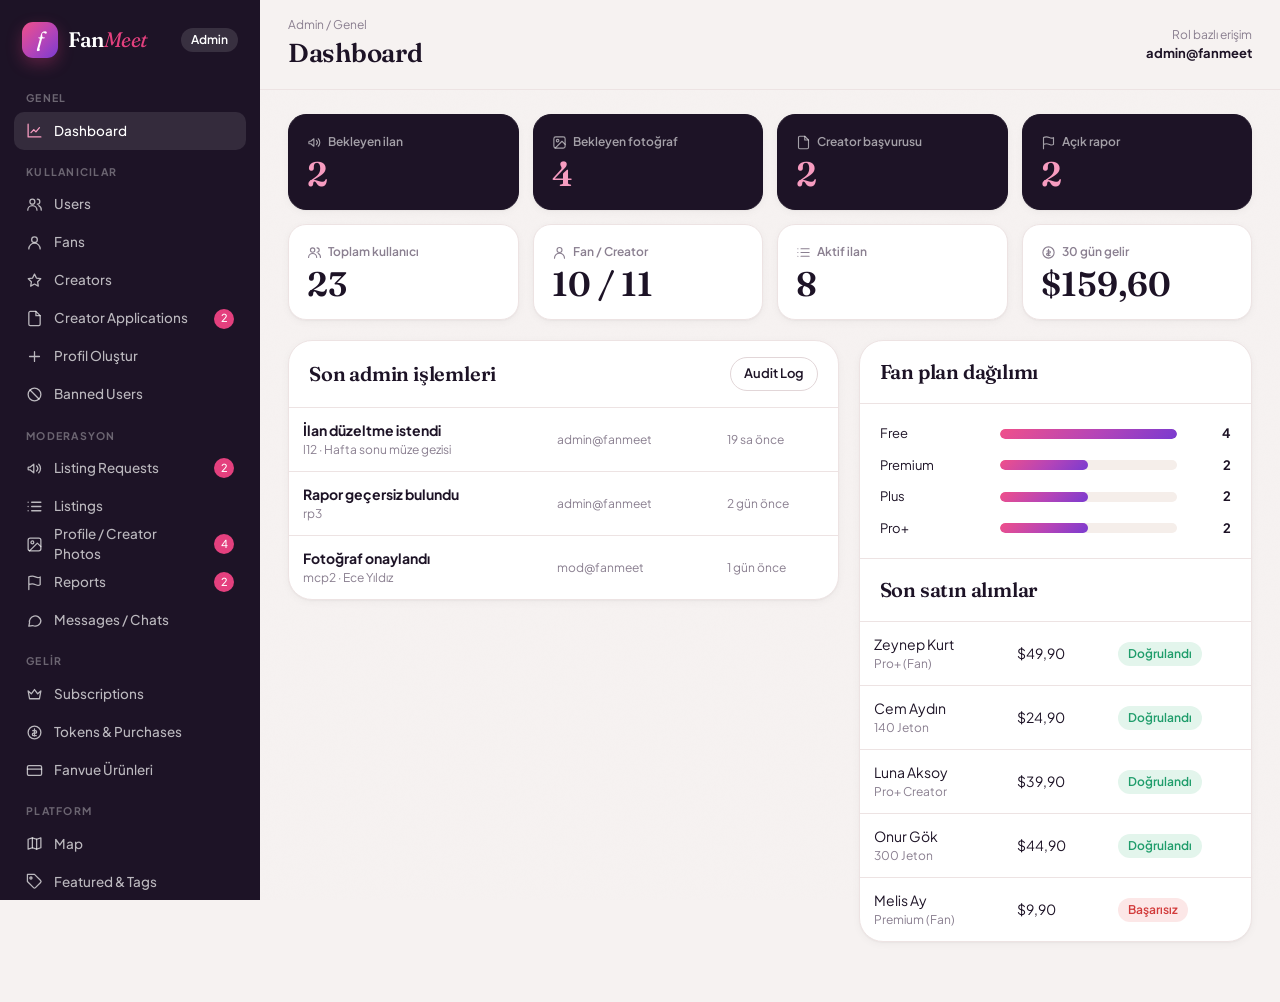
<file: admin.html>
<!doctype html>
<html lang="tr">
<head>
  <meta charset="utf-8">
  <meta name="viewport" content="width=device-width, initial-scale=1">
  <title>FanMeet Admin</title>
  <meta name="robots" content="noindex">
  <link rel="icon" href="data:image/svg+xml,<svg xmlns='http://www.w3.org/2000/svg' viewBox='0 0 64 64'><rect width='64' height='64' rx='18' fill='%231D1326'/><text x='32' y='44' font-family='Georgia' font-style='italic' font-size='34' fill='%23F79CC0' text-anchor='middle'>f</text></svg>">
  <link rel="preconnect" href="https://fonts.googleapis.com">
  <link rel="preconnect" href="https://fonts.gstatic.com" crossorigin>
  <link href="https://fonts.googleapis.com/css2?family=Fraunces:ital,opsz,wght@0,9..144,400;0,9..144,600;1,9..144,400&family=Plus+Jakarta+Sans:wght@400;500;600;700&display=swap" rel="stylesheet">
  <link rel="stylesheet" href="css/base.css">
  <link rel="stylesheet" href="css/admin.css?v=20260916-2">
</head>
<body>
  <div class="adm">
    <aside class="adm-side" id="adm-side">
      <div class="adm-brand">
        <a class="logo" href="#/dashboard"><span class="logo-mark">f</span><span class="logo-word">Fan<em>Meet</em></span></a>
        <span class="chip chip-dark">Admin</span>
      </div>
      <nav id="adm-nav"></nav>
      <a class="adm-back" href="index.html" target="_blank">Uygulamayı aç ↗</a>
    </aside>
    <div class="adm-main">
      <header class="adm-top">
        <button class="icon-btn adm-burger" id="burger" aria-label="Menü"></button>
        <div class="grow"><div class="xs muted" id="crumb">Admin</div><h1 id="adm-title"></h1></div>
        <div class="adm-who"><span class="xs muted">Rol bazlı erişim</span><b>admin@fanmeet</b></div>
      </header>
      <main class="adm-view" id="adm-view"></main>
    </div>
  </div>
  <div id="modal-root"></div>
  <div class="toasts" id="toasts"></div>

  <script src="js/data.js"></script>
  <script src="js/icons.js"></script>
  <script src="js/admin.js?v=20260916-2"></script>
</body>
</html>
</file>
<file: css/base.css>
/* FanMeet — ortak tasarım sistemi (uygulama + admin) */
:root {
  --bg: #FBF6F3;
  --bg-2: #F5EEEA;
  --surface: #FFFFFF;
  --ink: #1D1326;
  --ink-2: #4A3F52;
  --muted: #8A7F90;
  --line: #EDE3E3;
  --line-2: #E2D6D8;
  --rose: #E4407E;
  --rose-soft: #FDE8F0;
  --plum: #7A3BD0;
  --plum-soft: #F1E9FC;
  --gold: #B8892F;
  --gold-soft: #FBF1DC;
  --green: #1F9D6B;
  --green-soft: #E3F5EC;
  --amber: #C27A0E;
  --amber-soft: #FDF1DD;
  --red: #D23B3B;
  --red-soft: #FCE7E7;
  --blue: #2F6FE0;
  --blue-soft: #E6EEFC;
  --grad: linear-gradient(135deg, #F0508A 0%, #B444B8 55%, #7A3BD0 100%);
  --grad-soft: linear-gradient(135deg, #FDE9F1 0%, #F2E9FD 100%);
  --r-sm: 10px;
  --r: 16px;
  --r-lg: 24px;
  --sh-1: 0 1px 2px rgba(29, 19, 38, .04), 0 2px 8px rgba(29, 19, 38, .04);
  --sh-2: 0 2px 6px rgba(29, 19, 38, .05), 0 12px 32px rgba(29, 19, 38, .08);
  --sh-3: 0 24px 64px rgba(29, 19, 38, .18);
  --f-display: 'Fraunces', Georgia, serif;
  --f-body: 'Plus Jakarta Sans', system-ui, sans-serif;
  --ease: cubic-bezier(.2, .8, .2, 1);
}

*, *::before, *::after { box-sizing: border-box; }
html { -webkit-text-size-adjust: 100%; }
body {
  margin: 0; font-family: var(--f-body); font-size: 15px; line-height: 1.5; color: var(--ink);
  background: var(--bg); -webkit-font-smoothing: antialiased;
}
body::before { /* hafif grain dokusu */
  content: ''; position: fixed; inset: 0; pointer-events: none; z-index: 0; opacity: .35;
  background-image: url("data:image/svg+xml,<svg xmlns='http://www.w3.org/2000/svg' width='160' height='160'><filter id='n'><feTurbulence baseFrequency='.9' numOctaves='2' stitchTiles='stitch'/><feColorMatrix values='0 0 0 0 .5  0 0 0 0 .3  0 0 0 0 .4  0 0 0 .05 0'/></filter><rect width='100%' height='100%' filter='url(%23n)'/></svg>");
}
img { display: block; max-width: 100%; }
a { color: inherit; text-decoration: none; }
button, input, select, textarea { font: inherit; color: inherit; }
button { cursor: pointer; background: none; border: 0; padding: 0; }
h1, h2, h3, h4 { margin: 0; font-weight: 600; letter-spacing: -.01em; }
p { margin: 0; }
[hidden] { display: none !important; }

.ic { width: 20px; height: 20px; flex: none; }
.ic-sm { width: 16px; height: 16px; }
.ic-lg { width: 26px; height: 26px; }
.serif { font-family: var(--f-display); font-weight: 400; }
.serif em, em.accent { font-style: italic; color: var(--rose); }
.muted { color: var(--muted); }
.small { font-size: 13px; }
.xs { font-size: 12px; }
.row { display: flex; align-items: center; gap: 8px; }
.row.wrap { flex-wrap: wrap; }
.between { justify-content: space-between; }
.grow { flex: 1; min-width: 0; }
.stack { display: grid; gap: 12px; }
.ellipsis { white-space: nowrap; overflow: hidden; text-overflow: ellipsis; }

/* Logo */
.logo { display: inline-flex; align-items: center; gap: 10px; }
.logo-mark {
  width: 36px; height: 36px; border-radius: 11px; background: var(--grad); color: #fff;
  display: grid; place-items: center; font-family: var(--f-display); font-style: italic; font-size: 22px; line-height: 1;
  box-shadow: 0 6px 16px rgba(228, 64, 126, .3); padding-bottom: 3px;
}
.logo-word { font-family: var(--f-display); font-size: 23px; font-weight: 600; letter-spacing: -.02em; }
.logo-word em { font-style: italic; font-weight: 400; color: var(--rose); }

/* Butonlar */
.btn {
  display: inline-flex; align-items: center; justify-content: center; gap: 8px; height: 42px; padding: 0 18px;
  border-radius: 999px; font-weight: 600; font-size: 14px; white-space: nowrap;
  transition: transform .15s var(--ease), box-shadow .2s var(--ease), background .2s, opacity .2s;
  border: 1px solid transparent;
}
.btn:active { transform: scale(.97); }
.btn:disabled { opacity: .45; pointer-events: none; }
.btn-primary { background: var(--grad); color: #fff; box-shadow: 0 6px 18px rgba(200, 60, 140, .28); }
.btn-primary:hover { box-shadow: 0 10px 26px rgba(200, 60, 140, .38); }
.btn-dark { background: var(--ink); color: #fff; }
.btn-dark:hover { background: #33253f; }
.btn-ghost { background: var(--surface); border-color: var(--line-2); }
.btn-ghost:hover { border-color: var(--ink-2); }
.btn-soft { background: var(--rose-soft); color: var(--rose); }
.btn-soft:hover { background: #fbd9e6; }
.btn-danger { background: var(--red-soft); color: var(--red); }
.btn-danger:hover { background: #f8d4d4; }
.btn-success { background: var(--green-soft); color: var(--green); }
.btn-success:hover { background: #cfeedf; }
.btn-sm { height: 34px; padding: 0 13px; font-size: 13px; }
.btn-lg { height: 52px; padding: 0 26px; font-size: 15px; }
.btn-block { width: 100%; }
.icon-btn {
  width: 40px; height: 40px; border-radius: 50%; display: grid; place-items: center; position: relative;
  background: var(--surface); border: 1px solid var(--line); transition: border-color .2s;
}
.icon-btn:hover { border-color: var(--line-2); }

/* Chip / badge */
.chip {
  display: inline-flex; align-items: center; gap: 5px; height: 24px; padding: 0 10px; border-radius: 999px;
  font-size: 12px; font-weight: 600; background: var(--bg-2); color: var(--ink-2); white-space: nowrap;
}
.chip .ic { width: 13px; height: 13px; }
.chip-rose { background: var(--rose-soft); color: var(--rose); }
.chip-plum { background: var(--plum-soft); color: var(--plum); }
.chip-gold { background: var(--gold-soft); color: var(--gold); }
.chip-green { background: var(--green-soft); color: var(--green); }
.chip-amber { background: var(--amber-soft); color: var(--amber); }
.chip-red { background: var(--red-soft); color: var(--red); }
.chip-blue { background: var(--blue-soft); color: var(--blue); }
.chip-dark { background: var(--ink); color: #fff; }
.chip-outline { background: transparent; border: 1px solid var(--line-2); }
.vbadge { color: var(--blue); width: 18px; height: 18px; vertical-align: -3px; }

/* Kart */
.card { background: var(--surface); border: 1px solid var(--line); border-radius: var(--r-lg); box-shadow: var(--sh-1); }
.card-pad { padding: 22px; }

/* Avatar */
.av { border-radius: 50%; object-fit: cover; background: var(--bg-2); flex: none; }
.av-32 { width: 32px; height: 32px; }
.av-40 { width: 40px; height: 40px; }
.av-48 { width: 48px; height: 48px; }
.av-56 { width: 56px; height: 56px; }
.av-ring { padding: 2px; background: var(--grad); }
.av-wrap { position: relative; flex: none; }
.av-wrap .online {
  position: absolute; right: 1px; bottom: 1px; width: 11px; height: 11px; border-radius: 50%;
  background: var(--green); border: 2px solid #fff;
}

/* Formlar */
.field { display: grid; gap: 6px; }
.field > span { font-size: 13px; font-weight: 600; color: var(--ink-2); }
.input, .select, .textarea {
  width: 100%; min-height: 44px; padding: 10px 14px; border-radius: 12px; border: 1px solid var(--line-2);
  background: var(--surface); outline: none; transition: border-color .2s, box-shadow .2s;
}
.textarea { resize: vertical; min-height: 110px; }
.input:focus, .select:focus, .textarea:focus { border-color: var(--rose); box-shadow: 0 0 0 4px rgba(228, 64, 126, .12); }
.select { appearance: none; background-image: url("data:image/svg+xml,<svg xmlns='http://www.w3.org/2000/svg' width='12' height='12' viewBox='0 0 24 24' fill='none' stroke='%238A7F90' stroke-width='2.5'><path d='m6 9 6 6 6-6'/></svg>"); background-repeat: no-repeat; background-position: right 14px center; padding-right: 36px; }
.hint { font-size: 12px; color: var(--muted); }
.counter { font-size: 12px; color: var(--muted); text-align: right; }

.toggle { position: relative; width: 46px; height: 28px; flex: none; }
.toggle input { position: absolute; opacity: 0; inset: 0; cursor: pointer; z-index: 1; margin: 0; }
.toggle span { position: absolute; inset: 0; border-radius: 999px; background: var(--line-2); transition: background .2s; }
.toggle span::after { content: ''; position: absolute; top: 3px; left: 3px; width: 22px; height: 22px; border-radius: 50%; background: #fff; box-shadow: var(--sh-1); transition: transform .25s var(--ease); }
.toggle input:checked + span { background: var(--rose); }
.toggle input:checked + span::after { transform: translateX(18px); }
.toggle input:focus-visible + span { box-shadow: 0 0 0 4px rgba(228, 64, 126, .2); }

.seg { display: inline-flex; padding: 4px; background: var(--bg-2); border-radius: 999px; gap: 2px; }
.seg button { height: 34px; padding: 0 16px; border-radius: 999px; font-size: 13px; font-weight: 600; color: var(--muted); display: inline-flex; align-items: center; gap: 6px; }
.seg button.on { background: var(--surface); color: var(--ink); box-shadow: var(--sh-1); }
.count { min-width: 20px; height: 20px; padding: 0 6px; border-radius: 999px; background: var(--rose); color: #fff; font-size: 11px; display: inline-grid; place-items: center; }

/* Modal */
.modal-back {
  position: fixed; inset: 0; z-index: 100; background: rgba(29, 19, 38, .42); backdrop-filter: blur(6px);
  display: grid; place-items: center; padding: 16px; animation: fade .2s var(--ease);
}
.modal {
  width: min(520px, 100%); max-height: calc(100dvh - 32px); overflow: auto; background: var(--surface);
  border-radius: var(--r-lg); box-shadow: var(--sh-3); animation: pop .3s var(--ease);
}
.modal-wide { width: min(760px, 100%); }
.modal-head { display: flex; align-items: flex-start; justify-content: space-between; gap: 12px; padding: 22px 22px 0; }
.modal-head h3 { font-family: var(--f-display); font-size: 24px; font-weight: 600; }
.modal-body { padding: 18px 22px 22px; display: grid; gap: 16px; }
.modal-foot { display: flex; gap: 10px; justify-content: flex-end; padding: 0 22px 22px; flex-wrap: wrap; }
@media (max-width: 640px) {
  .modal-back { place-items: end center; padding: 0; }
  .modal { width: 100%; border-radius: 24px 24px 0 0; max-height: 92dvh; animation: up .35s var(--ease); }
  .modal-foot .btn { flex: 1; }
}
@keyframes fade { from { opacity: 0; } }
@keyframes pop { from { opacity: 0; transform: translateY(12px) scale(.98); } }
@keyframes up { from { transform: translateY(100%); } }
@keyframes rise { from { opacity: 0; transform: translateY(14px); } }
@keyframes spin { to { transform: rotate(360deg); } }
.spinner { width: 40px; height: 40px; border-radius: 50%; border: 3px solid var(--line); border-top-color: var(--rose); animation: spin .8s linear infinite; }

/* Toast */
.toasts { position: fixed; z-index: 200; left: 50%; bottom: 24px; transform: translateX(-50%); display: grid; gap: 8px; width: min(420px, calc(100% - 32px)); pointer-events: none; }
.toast {
  display: flex; align-items: center; gap: 10px; padding: 12px 16px; border-radius: 14px; background: var(--ink); color: #fff;
  box-shadow: var(--sh-3); font-size: 14px; font-weight: 500; animation: rise .3s var(--ease);
}
.toast .ic { color: #F79CC0; }
.toast.err .ic { color: #FF9B9B; }

/* Tablo */
.table-wrap { overflow-x: auto; }
.table { width: 100%; border-collapse: collapse; font-size: 14px; }
.table th { text-align: left; font-size: 12px; font-weight: 600; color: var(--muted); text-transform: uppercase; letter-spacing: .04em; padding: 10px 14px; border-bottom: 1px solid var(--line); white-space: nowrap; }
.table td { padding: 12px 14px; border-bottom: 1px solid var(--line); vertical-align: middle; }
.table tr:last-child td { border-bottom: 0; }
.table tbody tr:hover td { background: #FDFAF9; }

.empty { text-align: center; padding: 48px 20px; color: var(--muted); display: grid; justify-items: center; gap: 10px; }
.empty .ic { width: 36px; height: 36px; color: var(--line-2); }
.empty h4 { color: var(--ink); font-family: var(--f-display); font-size: 20px; }

:focus-visible { outline: 2px solid var(--rose); outline-offset: 2px; }
@media (prefers-reduced-motion: reduce) { *, *::before, *::after { animation: none !important; transition: none !important; } }
</file>
<file: css/admin.css>
/* FanMeet — admin paneli */
body { background: #F6F2F1; }
.adm { position: relative; z-index: 1; display: grid; grid-template-columns: 260px 1fr; min-height: 100dvh; }
.adm-side {
  position: sticky; top: 0; height: 100dvh; overflow: auto; background: #1D1326; color: rgba(255, 255, 255, .7);
  padding: 22px 14px; display: flex; flex-direction: column; gap: 18px;
}
.adm-brand { display: flex; align-items: center; justify-content: space-between; padding: 0 8px; }
.adm-brand .logo-word { color: #fff; font-size: 21px; }
.adm-brand .chip-dark { background: rgba(255, 255, 255, .12); }
.adm-group { font-size: 10.5px; font-weight: 700; letter-spacing: .12em; text-transform: uppercase; color: rgba(255, 255, 255, .35); padding: 14px 12px 6px; }
.adm-link { display: flex; align-items: center; gap: 11px; height: 38px; padding: 0 12px; border-radius: 10px; font-size: 13.5px; font-weight: 500; }
.adm-link .ic { width: 17px; height: 17px; }
.adm-link:hover { background: rgba(255, 255, 255, .06); color: #fff; }
.adm-link.on { background: rgba(255, 255, 255, .1); color: #fff; }
.adm-link.on .ic { color: #F79CC0; }
.adm-link .count { margin-left: auto; }
.adm-back { margin-top: auto; font-size: 13px; font-weight: 600; color: #F79CC0; padding: 8px 12px; }

.adm-main { min-width: 0; }
.adm-top { position: sticky; top: 0; z-index: 10; display: flex; align-items: center; gap: 14px; padding: 16px 28px; background: rgba(246, 242, 241, .88); backdrop-filter: blur(12px); border-bottom: 1px solid var(--line); }
.adm-top h1 { font-family: var(--f-display); font-size: 26px; font-weight: 600; }
.adm-who { display: grid; text-align: right; font-size: 13px; }
.adm-burger { display: none; }
.adm-view { padding: 24px 28px 60px; display: grid; gap: 20px; align-content: start; }
.adm-view > * { animation: rise .4s var(--ease) both; }

.kpis { display: grid; grid-template-columns: repeat(auto-fill, minmax(190px, 1fr)); gap: 14px; }
.kpi { padding: 18px; display: grid; gap: 6px; border-radius: 18px; }
.kpi .lbl { font-size: 12px; font-weight: 600; color: var(--muted); display: flex; align-items: center; gap: 6px; }
.kpi .lbl .ic { width: 15px; height: 15px; }
.kpi .val { font-family: var(--f-display); font-size: 34px; font-weight: 600; line-height: 1; }
.kpi.alert { background: #1D1326; color: #fff; border-color: #1D1326; }
.kpi.alert .lbl { color: rgba(255, 255, 255, .6); }
.kpi.alert .val { color: #F79CC0; }
a.kpi:hover { box-shadow: var(--sh-2); }

.panel-head { display: flex; align-items: center; justify-content: space-between; gap: 12px; padding: 16px 20px; border-bottom: 1px solid var(--line); flex-wrap: wrap; }
.panel-head h3 { font-family: var(--f-display); font-size: 20px; font-weight: 600; }
.cols { display: grid; grid-template-columns: 1.4fr 1fr; gap: 20px; align-items: start; }
.bars { display: grid; gap: 12px; padding: 20px; }
.bar { display: grid; grid-template-columns: 110px 1fr 44px; gap: 10px; align-items: center; font-size: 13px; }
.bar .track { height: 10px; border-radius: 99px; background: var(--bg-2); overflow: hidden; }
.bar .track i { display: block; height: 100%; border-radius: 99px; background: var(--grad); }
.bar b { text-align: right; }

.who { display: flex; align-items: center; gap: 10px; min-width: 180px; }
.who img { width: 36px; height: 36px; border-radius: 50%; object-fit: cover; }
.who b { font-weight: 600; display: block; }
.acts { display: flex; gap: 6px; justify-content: flex-end; flex-wrap: wrap; }
.filters { display: flex; gap: 10px; flex-wrap: wrap; align-items: center; }
.filters .input, .filters .select { width: auto; height: 40px; min-height: 40px; border-radius: 999px; }
.filters .input { min-width: 240px; }

.qgrid { display: grid; grid-template-columns: repeat(auto-fill, minmax(230px, 1fr)); gap: 16px; padding: 20px; }
.qcard { border: 1px solid var(--line); border-radius: 18px; overflow: hidden; background: var(--surface); display: flex; flex-direction: column; }
.qcard > img { width: 100%; aspect-ratio: 3 / 3.4; object-fit: cover; background: var(--bg-2); }
.qcard .qb { padding: 12px 14px 14px; display: grid; gap: 10px; }
.qcard .acts { justify-content: stretch; }
.qcard .acts .btn { flex: 1; }

.review { display: grid; grid-template-columns: 1fr 320px; gap: 0; }
.review + .review { border-top: 1px solid var(--line); }
.review-main { padding: 20px; display: grid; gap: 10px; }
.review-main h4 { font-family: var(--f-display); font-size: 22px; font-weight: 400; }
.review-side { padding: 20px; border-left: 1px solid var(--line); display: grid; gap: 10px; align-content: start; background: #FDFBFA; }
.kv { display: grid; grid-template-columns: 120px 1fr; gap: 6px 12px; font-size: 13px; }
.kv span { color: var(--muted); }
.flag { display: inline-flex; gap: 6px; align-items: center; font-size: 12px; font-weight: 600; color: var(--red); background: var(--red-soft); border-radius: 8px; padding: 4px 8px; }
.flag .ic { width: 14px; height: 14px; }

.chat-log { display: flex; flex-direction: column; gap: 6px; max-height: 420px; overflow: auto; padding: 14px; background: var(--bg); border-radius: 16px; }
.chat-log .m { max-width: 80%; padding: 8px 12px; border-radius: 14px; font-size: 13px; background: var(--surface); border: 1px solid var(--line); }
.chat-log .m.r { align-self: flex-end; background: var(--plum-soft); border-color: transparent; }
.chat-log .m small { display: block; font-size: 10.5px; color: var(--muted); }

.settings-grid { display: grid; grid-template-columns: repeat(auto-fill, minmax(320px, 1fr)); gap: 20px; align-items: start; }
.num { width: 90px !important; min-height: 36px !important; height: 36px; padding: 6px 10px !important; }
.inline-input { min-height: 36px; height: 36px; padding: 6px 10px; }
.tag-pick { display: flex; flex-wrap: wrap; gap: 6px; }
.tag-pick label { display: inline-flex; align-items: center; gap: 6px; height: 32px; padding: 0 12px; border-radius: 999px; border: 1px solid var(--line-2); font-size: 13px; cursor: pointer; }
.tag-pick label:has(input:checked) { background: var(--rose-soft); border-color: var(--rose); color: var(--rose); }
.tag-pick input { display: none; }

@media (max-width: 1100px) {
  .cols, .review { grid-template-columns: 1fr; }
  .review-side { border-left: 0; border-top: 1px solid var(--line); }
}
@media (max-width: 860px) {
  .adm { grid-template-columns: 1fr; }
  .adm-side { position: fixed; z-index: 50; left: 0; top: 0; width: 270px; transform: translateX(-100%); transition: transform .3s var(--ease); box-shadow: var(--sh-3); }
  .adm-side.open { transform: none; }
  .adm-burger { display: grid; }
  .adm-top { padding: 12px 16px; }
  .adm-top h1 { font-size: 21px; }
  .adm-who { display: none; }
  .adm-view { padding: 14px 14px 48px; gap: 14px; }
  .kpis { grid-template-columns: repeat(2, minmax(0, 1fr)); gap: 10px; }
  .kpi { min-height: 94px; padding: 14px; gap: 5px; border-radius: 16px; }
  .kpi .lbl { font-size: 10.5px; line-height: 1.25; }
  .kpi .val { font-size: 28px; }
  .panel-head { padding: 13px 15px; }
  .panel-head h3 { font-size: 18px; }
  .qgrid { grid-template-columns: repeat(2, minmax(0, 1fr)); gap: 10px; padding: 12px; }
  .qcard { border-radius: 15px; }
  .qcard > img { aspect-ratio: 1 / 1; }
  .qcard .qb { padding: 10px; gap: 8px; }
  .qcard .who { min-width: 0; }
  .qcard .who img { width: 30px; height: 30px; }
  .qcard .who .xs { display: none; }
  .table-wrap:has(.responsive-table) { overflow: visible; }
  .responsive-table { display: block; min-width: 0; }
  .responsive-table thead { display: none; }
  .responsive-table tbody {
    display: grid; grid-template-columns: repeat(auto-fit, minmax(280px, 1fr)); gap: 10px; padding: 10px;
  }
  .responsive-table tbody tr {
    min-width: 0; padding: 12px; display: grid; grid-template-columns: repeat(2, minmax(0, 1fr)); gap: 10px 12px;
    background: var(--surface); border: 1px solid var(--line); border-radius: 16px; box-shadow: 0 5px 18px rgba(54, 35, 59, .05);
  }
  .responsive-table tbody tr:hover td { background: transparent; }
  .responsive-table td {
    min-width: 0; padding: 0; border: 0; display: grid; align-content: start; gap: 3px; font-size: 12.5px; overflow-wrap: anywhere;
  }
  .responsive-table td::before {
    content: attr(data-label); color: var(--muted); font-size: 9.5px; font-weight: 700; letter-spacing: .07em; line-height: 1.2; text-transform: uppercase;
  }
  .responsive-table td[data-label=""]::before { display: none; }
  .responsive-table td:first-child, .responsive-table td:has(.who), .responsive-table td:has(.acts), .responsive-table td[colspan] { grid-column: 1 / -1; }
  .responsive-table .who { min-width: 0; width: 100%; }
  .responsive-table .who > div { min-width: 0; }
  .responsive-table .who b, .responsive-table .who span { overflow: hidden; text-overflow: ellipsis; white-space: nowrap; }
  .responsive-table .acts { justify-content: flex-start; }
  .responsive-table .input, .responsive-table .select, .responsive-table .inline-input { width: 100% !important; min-width: 0 !important; }
  .filters .input { min-width: 0; flex: 1; }
  .kv { grid-template-columns: 100px 1fr; }
  .bar { grid-template-columns: 80px 1fr 36px; }
}

@media (max-width: 420px) {
  .adm-view { padding-inline: 10px; }
  .adm-view > .kpis { display: grid; grid-template-columns: repeat(2, calc((100% - 8px) / 2)); gap: 8px; }
  .kpi { min-height: 88px; padding: 12px; }
  .kpi .val { font-size: 25px; }
}
</file>
